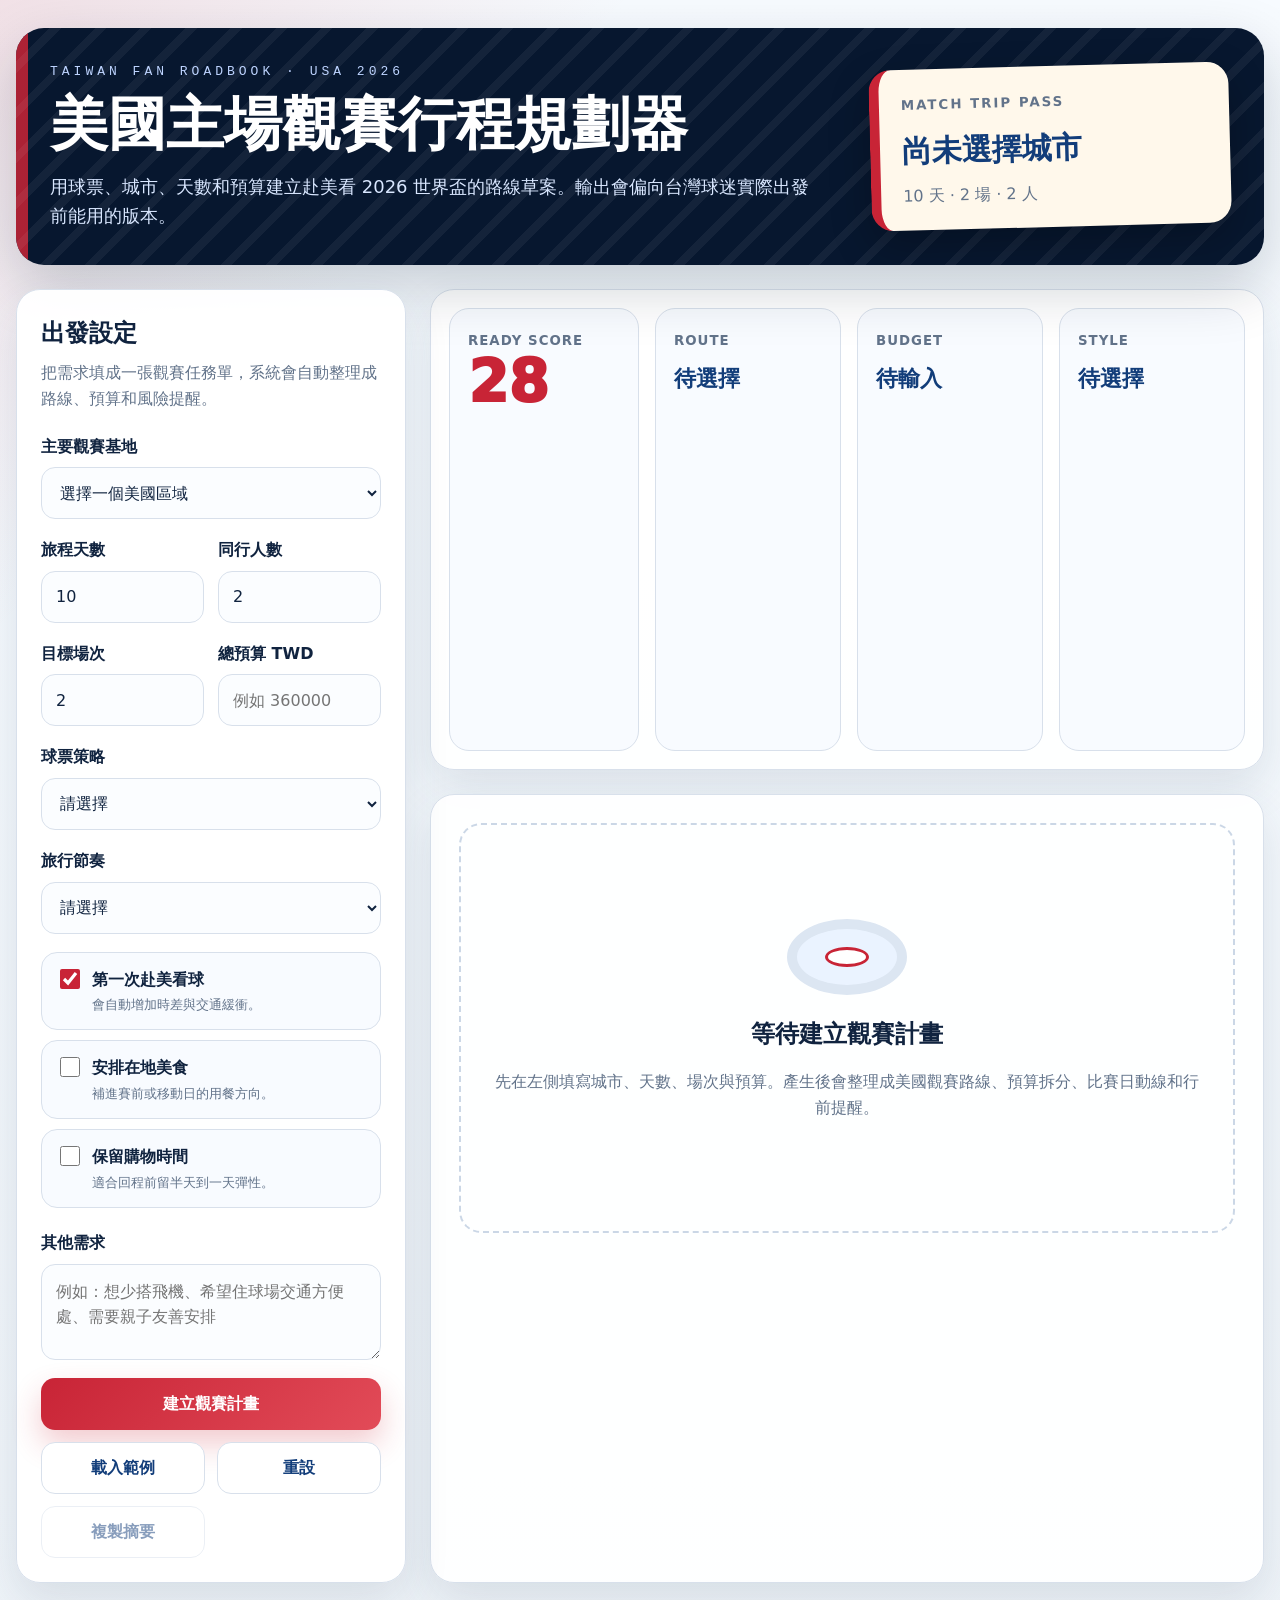
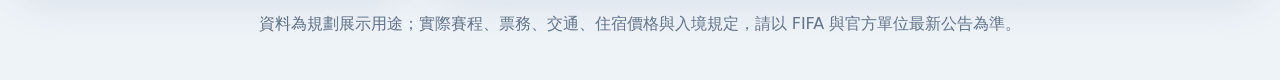
<file: index.html>
<!doctype html>
<html lang="zh-Hant-TW">
<head>
  <meta charset="utf-8">
  <meta name="viewport" content="width=device-width, initial-scale=1">
  <title>USA 2026 台灣球迷觀賽行程規劃器</title>
  <style>
    :root {
      --navy: #07172f;
      --blue: #123d7a;
      --red: #c82436;
      --cream: #fff8eb;
      --paper: #ffffff;
      --ink: #10233f;
      --muted: #62738a;
      --line: #d8e0eb;
      --gold: #d6a94a;
      --green: #1f9d68;
      --shadow: 0 22px 60px rgba(7, 23, 47, 0.2);
    }

    * { box-sizing: border-box; }

    body {
      margin: 0;
      background:
        linear-gradient(135deg, rgba(200, 36, 54, 0.12), transparent 28rem),
        linear-gradient(180deg, #f7fbff 0%, #eef3f8 100%);
      color: var(--ink);
      font-family: "Noto Sans TC", "Microsoft JhengHei", system-ui, sans-serif;
      line-height: 1.6;
    }

    .app {
      width: min(1440px, calc(100% - 32px));
      margin: 0 auto;
      padding: 28px 0 44px;
    }

    .top {
      background: var(--navy);
      color: white;
      border-radius: 28px;
      box-shadow: var(--shadow);
      overflow: hidden;
      position: relative;
    }

    .top::before {
      content: "";
      position: absolute;
      inset: 0;
      background:
        repeating-linear-gradient(135deg, transparent 0 24px, rgba(255, 255, 255, 0.05) 24px 32px),
        linear-gradient(90deg, rgba(200, 36, 54, 0.85) 0 12px, transparent 12px);
      pointer-events: none;
    }

    .top-inner {
      position: relative;
      display: grid;
      grid-template-columns: minmax(0, 1.2fr) 360px;
      gap: 24px;
      padding: 34px;
      align-items: center;
    }

    .eyebrow {
      margin: 0 0 10px;
      color: #bed4ff;
      font-family: Consolas, monospace;
      letter-spacing: 4px;
      font-size: 13px;
    }

    h1 {
      margin: 0;
      font-size: clamp(34px, 5vw, 58px);
      line-height: 1.08;
      letter-spacing: 0;
    }

    .lead {
      margin: 18px 0 0;
      color: #d9e7ff;
      font-size: 18px;
      max-width: 760px;
    }

    .pass {
      background: var(--cream);
      color: var(--ink);
      border-radius: 22px;
      padding: 22px;
      transform: rotate(-1.5deg);
      box-shadow: 0 16px 42px rgba(0, 0, 0, 0.24);
      border-left: 10px solid var(--red);
    }

    .pass small {
      color: var(--muted);
      font-weight: 700;
      letter-spacing: 2px;
    }

    .pass strong {
      display: block;
      margin-top: 10px;
      font-size: 30px;
      color: var(--blue);
    }

    .pass span {
      display: block;
      margin-top: 8px;
      color: var(--muted);
    }

    .layout {
      display: grid;
      grid-template-columns: 390px minmax(0, 1fr);
      gap: 24px;
      margin-top: 24px;
    }

    .panel {
      background: rgba(255, 255, 255, 0.96);
      border: 1px solid var(--line);
      border-radius: 24px;
      box-shadow: 0 18px 45px rgba(40, 62, 88, 0.12);
    }

    .controls {
      padding: 24px;
      align-self: start;
      position: sticky;
      top: 18px;
    }

    h2 {
      margin: 0 0 8px;
      font-size: 24px;
      color: var(--ink);
    }

    .note {
      margin: 0 0 22px;
      color: var(--muted);
    }

    .field {
      display: grid;
      gap: 8px;
      margin-bottom: 18px;
    }

    label {
      color: var(--ink);
      font-weight: 800;
    }

    input,
    select,
    textarea {
      width: 100%;
      min-height: 52px;
      border: 1px solid var(--line);
      border-radius: 14px;
      background: #fbfdff;
      color: var(--ink);
      padding: 0 14px;
      font: inherit;
      outline: none;
    }

    textarea {
      min-height: 96px;
      padding: 14px;
      resize: vertical;
    }

    input:focus,
    select:focus,
    textarea:focus {
      border-color: var(--blue);
      box-shadow: 0 0 0 4px rgba(18, 61, 122, 0.1);
    }

    .two {
      display: grid;
      grid-template-columns: 1fr 1fr;
      gap: 14px;
    }

    .switches {
      display: grid;
      gap: 10px;
      margin: 18px 0 22px;
    }

    .switches label {
      display: grid;
      grid-template-columns: 26px 1fr;
      gap: 10px;
      align-items: start;
      border: 1px solid var(--line);
      border-radius: 16px;
      padding: 14px;
      background: #f8fbff;
    }

    .switches input {
      width: 20px;
      height: 20px;
      min-height: auto;
      accent-color: var(--red);
      margin-top: 2px;
    }

    .switches small {
      display: block;
      color: var(--muted);
      font-weight: 500;
      margin-top: 2px;
    }

    .actions {
      display: grid;
      grid-template-columns: 1fr 1fr;
      gap: 12px;
    }

    button {
      min-height: 52px;
      border: 1px solid var(--line);
      border-radius: 14px;
      font: inherit;
      font-weight: 900;
      cursor: pointer;
      color: var(--blue);
      background: white;
    }

    button.primary {
      grid-column: span 2;
      background: linear-gradient(135deg, var(--red), #e24b58);
      color: white;
      border: 0;
      box-shadow: 0 14px 30px rgba(200, 36, 54, 0.24);
    }

    button:disabled {
      cursor: not-allowed;
      opacity: 0.5;
    }

    .dashboard {
      display: grid;
      gap: 24px;
    }

    .score-strip {
      display: grid;
      grid-template-columns: 190px repeat(3, minmax(0, 1fr));
      gap: 16px;
      padding: 18px;
    }

    .score-card,
    .mini {
      border-radius: 20px;
      padding: 18px;
      background: #f8fbff;
      border: 1px solid var(--line);
    }

    #score {
      display: block;
      color: var(--red);
      font-size: 58px;
      font-weight: 1000;
      line-height: 1;
    }

    .score-card small,
    .mini small {
      color: var(--muted);
      font-weight: 800;
      letter-spacing: 1px;
    }

    .mini strong {
      display: block;
      margin-top: 8px;
      color: var(--blue);
      font-size: 22px;
    }

    .result {
      padding: 28px;
    }

    .empty {
      min-height: 410px;
      border: 2px dashed #cbd7e6;
      border-radius: 22px;
      display: grid;
      place-items: center;
      text-align: center;
      color: var(--muted);
      padding: 30px;
    }

    .stadium {
      width: 120px;
      height: 76px;
      margin: 0 auto 20px;
      border: 10px solid #dce6f2;
      border-radius: 50%;
      position: relative;
      background: #eaf3ff;
    }

    .stadium::after {
      content: "";
      position: absolute;
      inset: 18px 28px;
      border-radius: 50%;
      border: 3px solid var(--red);
      background: white;
    }

    .report h2 {
      margin: 28px 0 10px;
      padding-bottom: 8px;
      border-bottom: 2px solid var(--line);
      color: var(--ink);
    }

    .report h2:first-child { margin-top: 0; }

    .report p,
    .report li {
      color: #334d68;
      font-size: 16px;
    }

    .cards {
      display: grid;
      grid-template-columns: repeat(3, minmax(0, 1fr));
      gap: 14px;
      margin: 16px 0 22px;
    }

    .route-card {
      border: 1px solid var(--line);
      border-radius: 18px;
      padding: 16px;
      background: linear-gradient(180deg, #ffffff, #f7fbff);
    }

    .route-card b {
      color: var(--red);
      display: block;
      margin-bottom: 6px;
    }

    table {
      width: 100%;
      border-collapse: collapse;
      margin: 16px 0 24px;
      font-size: 15px;
    }

    th,
    td {
      border: 1px solid var(--line);
      padding: 11px 12px;
      text-align: left;
      vertical-align: top;
    }

    th {
      background: var(--navy);
      color: white;
    }

    tr:nth-child(even) td {
      background: #f8fbff;
    }

    .tags {
      display: flex;
      flex-wrap: wrap;
      gap: 10px;
    }

    .tag {
      border-radius: 999px;
      padding: 8px 12px;
      background: #eef4ff;
      color: var(--blue);
      font-weight: 800;
      font-size: 14px;
    }

    .tag.red {
      background: #fff0f1;
      color: var(--red);
    }

    footer {
      color: var(--muted);
      text-align: center;
      padding: 28px 0 0;
    }

    @media (max-width: 1050px) {
      .top-inner,
      .layout,
      .score-strip {
        grid-template-columns: 1fr;
      }

      .controls {
        position: static;
      }

      .cards {
        grid-template-columns: 1fr;
      }
    }

    @media (max-width: 620px) {
      .two,
      .actions {
        grid-template-columns: 1fr;
      }

      button.primary {
        grid-column: span 1;
      }

      .top-inner,
      .controls,
      .result {
        padding: 22px;
      }
    }
  </style>
</head>
<body>
  <div class="app">
    <header class="top">
      <div class="top-inner">
        <div>
          <p class="eyebrow">TAIWAN FAN ROADBOOK · USA 2026</p>
          <h1>美國主場觀賽行程規劃器</h1>
          <p class="lead">用球票、城市、天數和預算建立赴美看 2026 世界盃的路線草案。輸出會偏向台灣球迷實際出發前能用的版本。</p>
        </div>
        <div class="pass" aria-label="行程票卡">
          <small>MATCH TRIP PASS</small>
          <strong id="passCity">尚未選擇城市</strong>
          <span id="passDetail">填完左側條件後，這張票卡會同步更新。</span>
        </div>
      </div>
    </header>

    <main class="layout">
      <section class="panel controls" aria-label="設定表單">
        <h2>出發設定</h2>
        <p class="note">把需求填成一張觀賽任務單，系統會自動整理成路線、預算和風險提醒。</p>

        <div class="field">
          <label for="hub">主要觀賽基地</label>
          <select id="hub">
            <option value="">選擇一個美國區域</option>
            <option value="west">西岸戰線：洛杉磯 / 舊金山灣區 / 西雅圖</option>
            <option value="south">南方戰線：達拉斯 / 休士頓 / 亞特蘭大</option>
            <option value="east">東岸戰線：紐約紐澤西 / 費城 / 波士頓</option>
            <option value="miami">陽光戰線：邁阿密加一段東岸航班</option>
          </select>
        </div>

        <div class="two">
          <div class="field">
            <label for="days">旅程天數</label>
            <input id="days" type="number" min="5" max="24" value="10">
          </div>
          <div class="field">
            <label for="fans">同行人數</label>
            <input id="fans" type="number" min="1" max="10" value="2">
          </div>
        </div>

        <div class="two">
          <div class="field">
            <label for="matches">目標場次</label>
            <input id="matches" type="number" min="1" max="6" value="2">
          </div>
          <div class="field">
            <label for="budget">總預算 TWD</label>
            <input id="budget" type="number" min="60000" step="5000" placeholder="例如 360000">
          </div>
        </div>

        <div class="field">
          <label for="ticket">球票策略</label>
          <select id="ticket">
            <option value="">請選擇</option>
            <option value="official">只看 FIFA 官方或官方 hospitality</option>
            <option value="flex">官方優先，但保留候補方案</option>
            <option value="premium">願意提高預算換較穩定座位</option>
          </select>
        </div>

        <div class="field">
          <label for="tempo">旅行節奏</label>
          <select id="tempo">
            <option value="">請選擇</option>
            <option value="steady">穩定型：少換飯店，保留休息</option>
            <option value="balanced">均衡型：觀賽與城市走訪並重</option>
            <option value="chaser">追賽型：願意搭國內線多跑城市</option>
          </select>
        </div>

        <div class="switches">
          <label><input id="firstUs" type="checkbox" checked><span>第一次赴美看球<small>會自動增加時差與交通緩衝。</small></span></label>
          <label><input id="food" type="checkbox"><span>安排在地美食<small>補進賽前或移動日的用餐方向。</small></span></label>
          <label><input id="shopping" type="checkbox"><span>保留購物時間<small>適合回程前留半天到一天彈性。</small></span></label>
        </div>

        <div class="field">
          <label for="notes">其他需求</label>
          <textarea id="notes" placeholder="例如：想少搭飛機、希望住球場交通方便處、需要親子友善安排"></textarea>
        </div>

        <div class="actions">
          <button class="primary" id="build" type="button">建立觀賽計畫</button>
          <button id="demo" type="button">載入範例</button>
          <button id="reset" type="button">重設</button>
          <button id="copy" type="button" disabled>複製摘要</button>
        </div>
      </section>

      <section class="dashboard">
        <div class="panel score-strip">
          <div class="score-card">
            <small>READY SCORE</small>
            <span id="score">0</span>
          </div>
          <div class="mini"><small>ROUTE</small><strong id="routeMini">待選擇</strong></div>
          <div class="mini"><small>BUDGET</small><strong id="budgetMini">待輸入</strong></div>
          <div class="mini"><small>STYLE</small><strong id="styleMini">待選擇</strong></div>
        </div>

        <div class="panel result">
          <div id="output" class="empty">
            <div>
              <div class="stadium"></div>
              <h2>等待建立觀賽計畫</h2>
              <p>先在左側填寫城市、天數、場次與預算。產生後會整理成美國觀賽路線、預算拆分、比賽日動線和行前提醒。</p>
            </div>
          </div>
        </div>
      </section>
    </main>

    <footer>資料為規劃展示用途；實際賽程、票務、交通、住宿價格與入境規定，請以 FIFA 與官方單位最新公告為準。</footer>
  </div>

  <script>
    const hubs = {
      west: {
        title: "西岸戰線",
        cities: "洛杉磯、舊金山灣區、西雅圖",
        route: "從洛杉磯進出最直覺，接舊金山灣區或西雅圖時移動壓力較低。適合第一次赴美、希望把時差和球賽節奏排穩的球迷。",
        flight: 52000,
        move: 15000,
        hotel: "建議住在捷運、接駁或機場線方便的位置，避開比賽日自己開車進場。",
        risks: ["西岸熱門城市住宿漲幅", "比賽日交通管制", "長途飛行後的時差"]
      },
      south: {
        title: "南方戰線",
        cities: "達拉斯、休士頓、亞特蘭大",
        route: "以德州作為主基地，再銜接亞特蘭大。這條線比較像美國國內線跳點，適合願意用航班換更多觀賽機會的球迷。",
        flight: 56000,
        move: 22000,
        hotel: "住宿可優先選機場與市區之間，方便早班機和晚間散場。",
        risks: ["夏季高溫", "午後雷雨延誤", "國內線轉機變數"]
      },
      east: {
        title: "東岸戰線",
        cities: "紐約紐澤西、費城、波士頓",
        route: "以紐約紐澤西為核心，搭配費城或波士頓，城市密度高，也比較容易加入觀光和購物時間。",
        flight: 58000,
        move: 18000,
        hotel: "建議住在可銜接地鐵、火車或球場接駁的位置，深夜散場先查好回程。",
        risks: ["住宿費偏高", "熱門景點排隊", "深夜交通成本"]
      },
      miami: {
        title: "陽光戰線",
        cities: "邁阿密搭配紐約或亞特蘭大",
        route: "邁阿密適合想要海灘城市和世界盃氣氛的旅客，但建議獨立切一段航班，不要硬塞太多城市。",
        flight: 62000,
        move: 26000,
        hotel: "住宿以安全、叫車方便和回程航班銜接為優先。",
        risks: ["夏季天氣變化", "跨區航班成本", "熱門旅遊區房價"]
      }
    };

    const $ = (id) => document.getElementById(id);
    const fields = ["hub", "days", "fans", "matches", "budget", "ticket", "tempo", "notes"];
    const checks = ["firstUs", "food", "shopping"];
    let summaryText = "";

    function money(value) {
      return new Intl.NumberFormat("zh-TW", {
        style: "currency",
        currency: "TWD",
        maximumFractionDigits: 0
      }).format(value);
    }

    function tempoText(value) {
      return {
        steady: "穩定型",
        balanced: "均衡型",
        chaser: "追賽型"
      }[value] || "待選擇";
    }

    function ticketText(value) {
      return {
        official: "官方票務優先",
        flex: "官方優先，保留候補",
        premium: "提高預算換穩定座位"
      }[value] || "尚未設定";
    }

    function readiness() {
      let score = 0;
      if ($("hub").value) score += 22;
      if (Number($("days").value) > 0) score += 10;
      if (Number($("fans").value) > 0) score += 8;
      if (Number($("matches").value) > 0) score += 10;
      if (Number($("budget").value) > 0) score += 20;
      if ($("ticket").value) score += 12;
      if ($("tempo").value) score += 12;
      if ($("notes").value.trim()) score += 6;
      return Math.min(score, 100);
    }

    function updatePreview() {
      const hub = hubs[$("hub").value];
      const budget = Number($("budget").value);
      $("score").textContent = readiness();
      $("routeMini").textContent = hub ? hub.title : "待選擇";
      $("budgetMini").textContent = budget ? money(budget) : "待輸入";
      $("styleMini").textContent = tempoText($("tempo").value);
      $("passCity").textContent = hub ? hub.cities : "尚未選擇城市";
      $("passDetail").textContent = `${$("days").value || 0} 天 · ${$("matches").value || 0} 場 · ${$("fans").value || 0} 人`;
    }

    function buildPlan() {
      const hub = hubs[$("hub").value];
      if (!hub) {
        alert("請先選擇主要觀賽基地。");
        return;
      }

      const days = Math.max(5, Number($("days").value) || 10);
      const fans = Math.max(1, Number($("fans").value) || 1);
      const matches = Math.max(1, Number($("matches").value) || 1);
      const budget = Number($("budget").value) || 0;
      const ticketFactor = $("ticket").value === "premium" ? 1.35 : $("ticket").value === "flex" ? 1.12 : 1;
      const tempoFactor = $("tempo").value === "chaser" ? 1.28 : $("tempo").value === "steady" ? 0.92 : 1;

      const airfare = fans * hub.flight;
      const lodging = Math.round(fans * days * 3900 * tempoFactor);
      const matchTickets = Math.round(fans * matches * 18500 * ticketFactor);
      const domestic = Math.round(fans * hub.move * tempoFactor);
      const daily = fans * days * 1900;
      const insurance = fans * 4200;
      const reserve = Math.round((airfare + lodging + matchTickets + domestic + daily + insurance) * 0.12);
      const total = airfare + lodging + matchTickets + domestic + daily + insurance + reserve;
      const gap = budget - total;
      const verdict = budget
        ? gap >= 0
          ? `以目前條件估算，總額約 ${money(total)}，預算還有 ${money(gap)} 緩衝。`
          : `以目前條件估算，總額約 ${money(total)}，比預算多出 ${money(Math.abs(gap))}，建議刪一個城市或降低球票等級。`
        : `目前尚未填寫預算。若以這組條件推估，總花費大約落在 ${money(total)} 左右。`;

      const rows = [
        ["Day 1", "抵達美國", "入住、買 eSIM、確認球場交通", "晚上只安排輕量活動，先調整時差。"],
        ["Day 2", hub.title, "城市熟悉日", "試走大眾運輸與比賽日路線。"],
        ["Day 3", hub.title, "第一場比賽", "提早到場，散場後照預定路線回住宿。"],
        ["Day 4", hub.title, "休息或移動", "視節奏安排第二城市或購物時間。"],
        ["Day 5", hub.title, matches >= 2 ? "第二場比賽" : "城市走訪", matches >= 2 ? "避免當天長距離轉乘。" : "保留彈性作為備案。"],
        ["Day 6+", "彈性安排", "加場、移動或返台", "若追多場，建議每兩天最多一次跨城市移動。"]
      ];

      const extras = [
        $("firstUs").checked ? "第一次赴美：建議降低換城頻率。" : "",
        $("food").checked ? "美食安排：賽前排簡單、散場後避免太晚用餐。" : "",
        $("shopping").checked ? "購物安排：回程前留半天，避免拖到搭機日。" : ""
      ].filter(Boolean);

      summaryText = `USA 2026 台灣球迷觀賽行程\n基地：${hub.title}\n城市：${hub.cities}\n天數：${days}\n人數：${fans}\n場次：${matches}\n估算：${money(total)}\n${verdict}`;

      $("output").className = "report";
      $("output").innerHTML = `
        <h2>一、路線判讀</h2>
        <p>${hub.route}</p>
        <div class="cards">
          <div class="route-card"><b>基地</b>${hub.title}<br>${hub.cities}</div>
          <div class="route-card"><b>球票</b>${ticketText($("ticket").value)}</div>
          <div class="route-card"><b>節奏</b>${tempoText($("tempo").value)}</div>
        </div>

        <h2>二、預算快照</h2>
        <p>${verdict}</p>
        <table>
          <thead><tr><th>項目</th><th>估算金額</th><th>說明</th></tr></thead>
          <tbody>
            <tr><td>台灣－美國來回機票</td><td>${money(airfare)}</td><td>依區域與人數估算。</td></tr>
            <tr><td>住宿</td><td>${money(lodging)}</td><td>天數、同行人數與旅行節奏會影響總額。</td></tr>
            <tr><td>球票</td><td>${money(matchTickets)}</td><td>${ticketText($("ticket").value)}。</td></tr>
            <tr><td>美國國內移動</td><td>${money(domestic)}</td><td>含國內線、鐵路、接駁或共乘預留。</td></tr>
            <tr><td>餐飲與日常交通</td><td>${money(daily)}</td><td>以每日基本開銷估算。</td></tr>
            <tr><td>保險與手機網路</td><td>${money(insurance)}</td><td>旅平險與 eSIM 預留。</td></tr>
            <tr><td>備用金</td><td>${money(reserve)}</td><td>匯率、延誤與臨時改票緩衝。</td></tr>
            <tr><th>合計</th><th>${money(total)}</th><th>每人約 ${money(Math.round(total / fans))}。</th></tr>
          </tbody>
        </table>

        <h2>三、觀賽行程板</h2>
        <table>
          <thead><tr><th>日期</th><th>位置</th><th>主軸</th><th>提醒</th></tr></thead>
          <tbody>${rows.map((row) => `<tr>${row.map((cell) => `<td>${cell}</td>`).join("")}</tr>`).join("")}</tbody>
        </table>

        <h2>四、住宿與交通策略</h2>
        <p>${hub.hotel}</p>
        <ul>
          <li>重要比賽前一天不要安排長距離移動。</li>
          <li>比賽日先查官方接駁、場館禁帶物品與散場動線。</li>
          <li>若要跨城市追賽，國內線與住宿優先選可調整方案。</li>
        </ul>

        <h2>五、行前提醒</h2>
        <div class="tags">
          <span class="tag red">ESTA 與護照效期</span>
          <span class="tag red">FIFA 官方票務</span>
          <span class="tag">旅遊保險</span>
          <span class="tag">eSIM / 漫遊</span>
          ${hub.risks.map((risk) => `<span class="tag">${risk}</span>`).join("")}
        </div>

        <h2>六、個人化補充</h2>
        <p>${$("notes").value.trim() || "目前沒有填寫額外需求。"} ${extras.join(" ")}</p>
      `;

      $("copy").disabled = false;
      updatePreview();
    }

    function loadDemo() {
      $("hub").value = "east";
      $("days").value = 11;
      $("fans").value = 2;
      $("matches").value = 2;
      $("budget").value = 390000;
      $("ticket").value = "flex";
      $("tempo").value = "balanced";
      $("firstUs").checked = true;
      $("food").checked = true;
      $("shopping").checked = true;
      $("notes").value = "希望路線不要太趕，想看兩場比賽，紐約停留時間可以多一點。";
      updatePreview();
    }

    function resetForm() {
      $("hub").value = "";
      $("days").value = 10;
      $("fans").value = 2;
      $("matches").value = 2;
      $("budget").value = "";
      $("ticket").value = "";
      $("tempo").value = "";
      $("firstUs").checked = true;
      $("food").checked = false;
      $("shopping").checked = false;
      $("notes").value = "";
      $("copy").disabled = true;
      summaryText = "";
      $("output").className = "empty";
      $("output").innerHTML = `<div><div class="stadium"></div><h2>等待建立觀賽計畫</h2><p>先在左側填寫城市、天數、場次與預算。產生後會整理成美國觀賽路線、預算拆分、比賽日動線和行前提醒。</p></div>`;
      updatePreview();
    }

    async function copySummary() {
      if (!summaryText) return;
      await navigator.clipboard.writeText(summaryText);
      $("copy").textContent = "已複製";
      setTimeout(() => $("copy").textContent = "複製摘要", 1200);
    }

    [...fields, ...checks].forEach((id) => {
      $(id).addEventListener("input", updatePreview);
      $(id).addEventListener("change", updatePreview);
    });

    $("build").addEventListener("click", buildPlan);
    $("demo").addEventListener("click", loadDemo);
    $("reset").addEventListener("click", resetForm);
    $("copy").addEventListener("click", copySummary);
    updatePreview();
  </script>
</body>
</html>
</file>
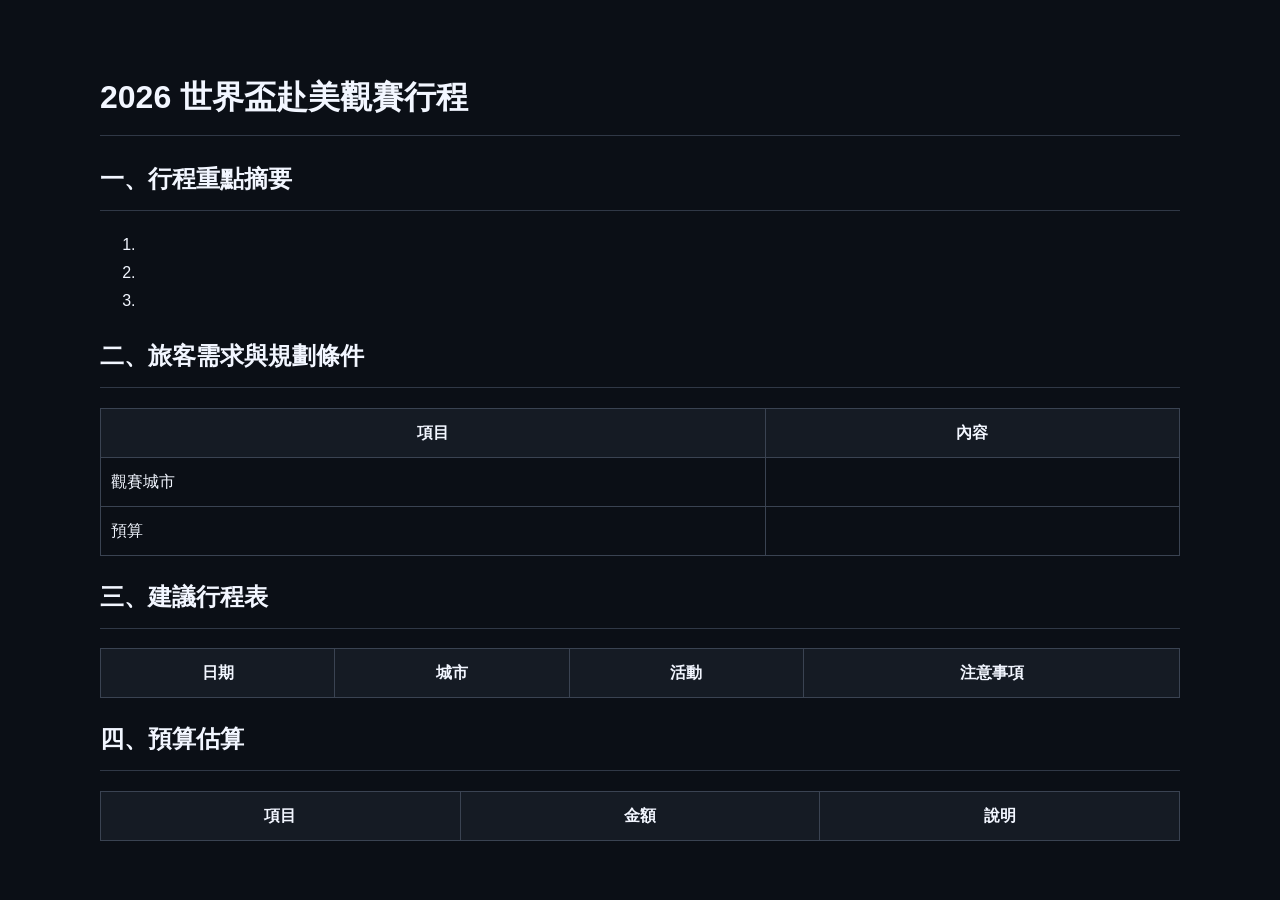
<file: references/worldcup-trip-html-template.html>
<!doctype html>
<html lang="zh-Hant-TW">
<head>
  <meta charset="utf-8">
  <title>2026 世界盃台灣球迷行程規劃範本</title>
  <style>
    body { background: #0b0f16; color: #f2f6ff; font-family: "Microsoft JhengHei", sans-serif; line-height: 1.75; }
    main { max-width: 1080px; margin: 0 auto; padding: 40px; }
    h1, h2 { border-bottom: 1px solid #303846; padding-bottom: 10px; }
    table { width: 100%; border-collapse: collapse; }
    th, td { border: 1px solid #3a4352; padding: 10px; }
    th { background: #151b24; }
  </style>
</head>
<body>
  <main>
    <h1>2026 世界盃赴美觀賽行程</h1>
    <h2>一、行程重點摘要</h2>
    <ol><li></li><li></li><li></li></ol>
    <h2>二、旅客需求與規劃條件</h2>
    <table><tr><th>項目</th><th>內容</th></tr><tr><td>觀賽城市</td><td></td></tr><tr><td>預算</td><td></td></tr></table>
    <h2>三、建議行程表</h2>
    <table><tr><th>日期</th><th>城市</th><th>活動</th><th>注意事項</th></tr></table>
    <h2>四、預算估算</h2>
    <table><tr><th>項目</th><th>金額</th><th>說明</th></tr></table>
  </main>
</body>
</html>
</file>
